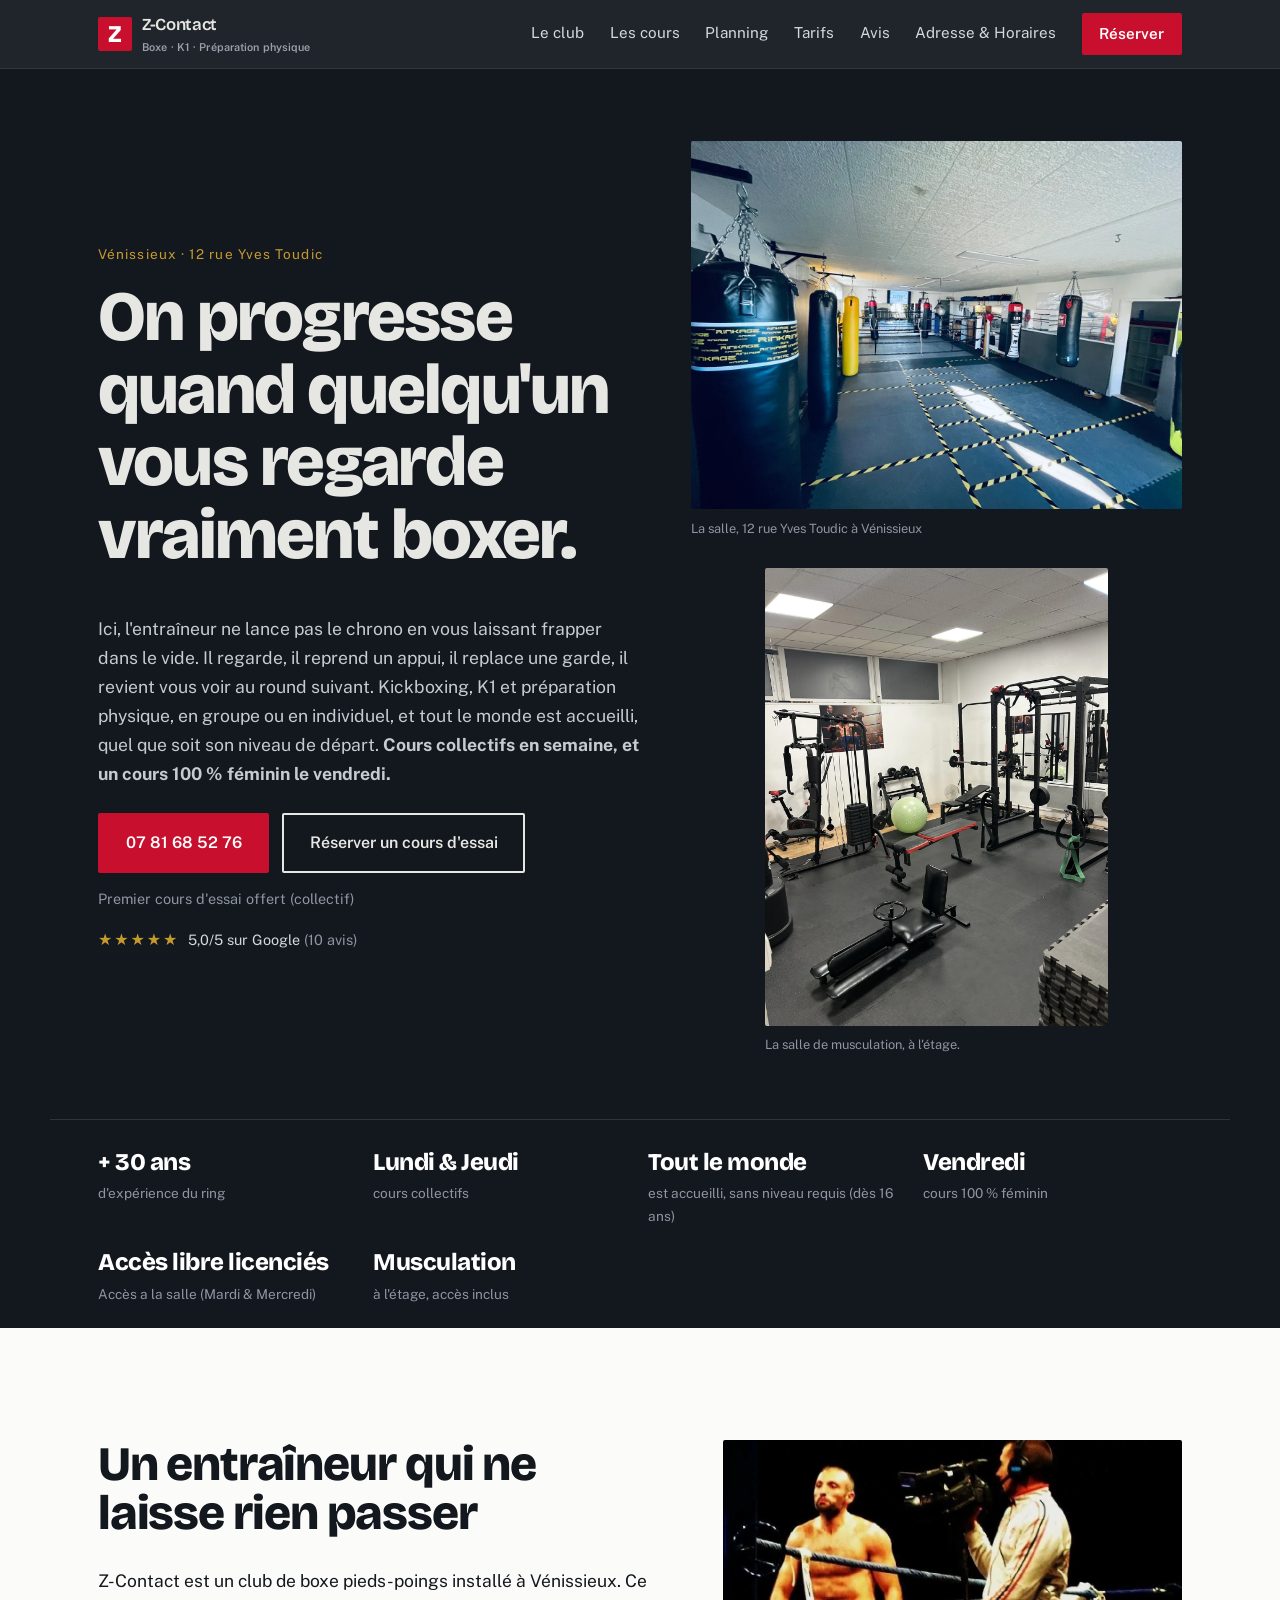
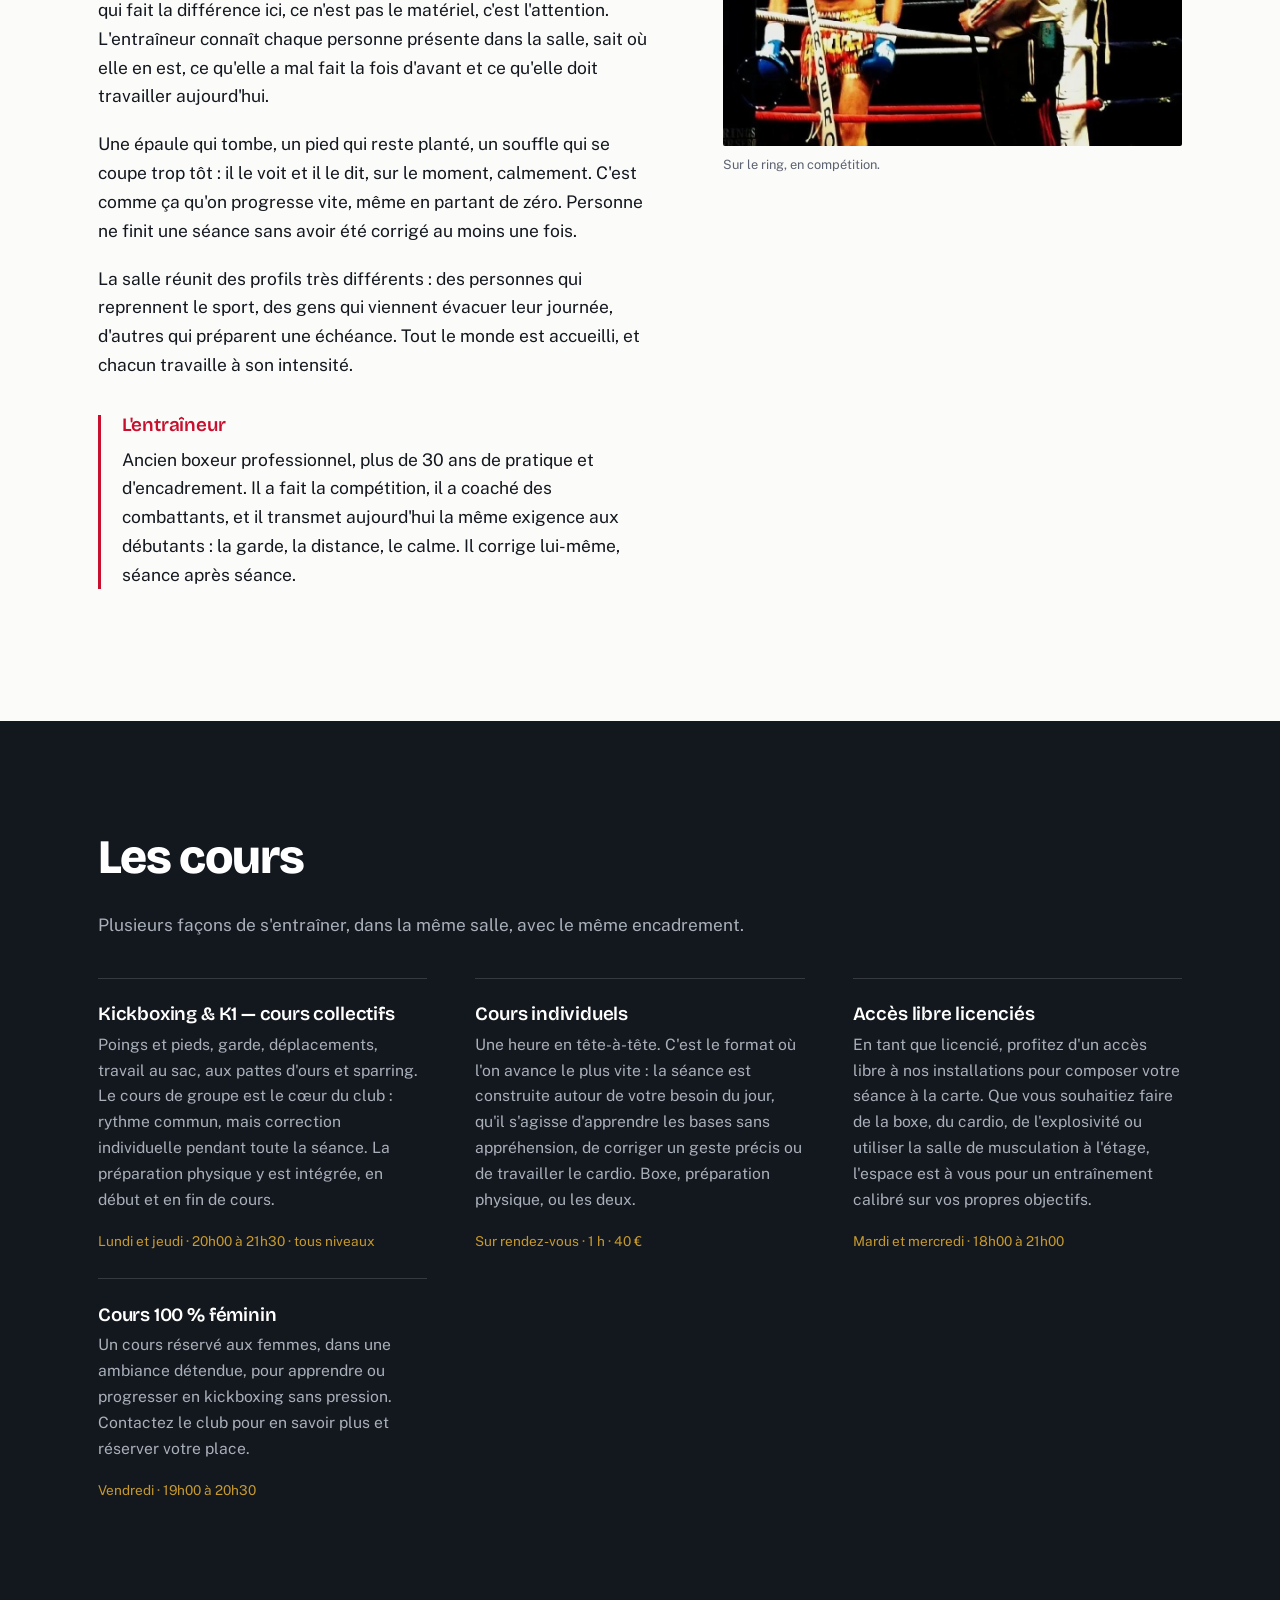
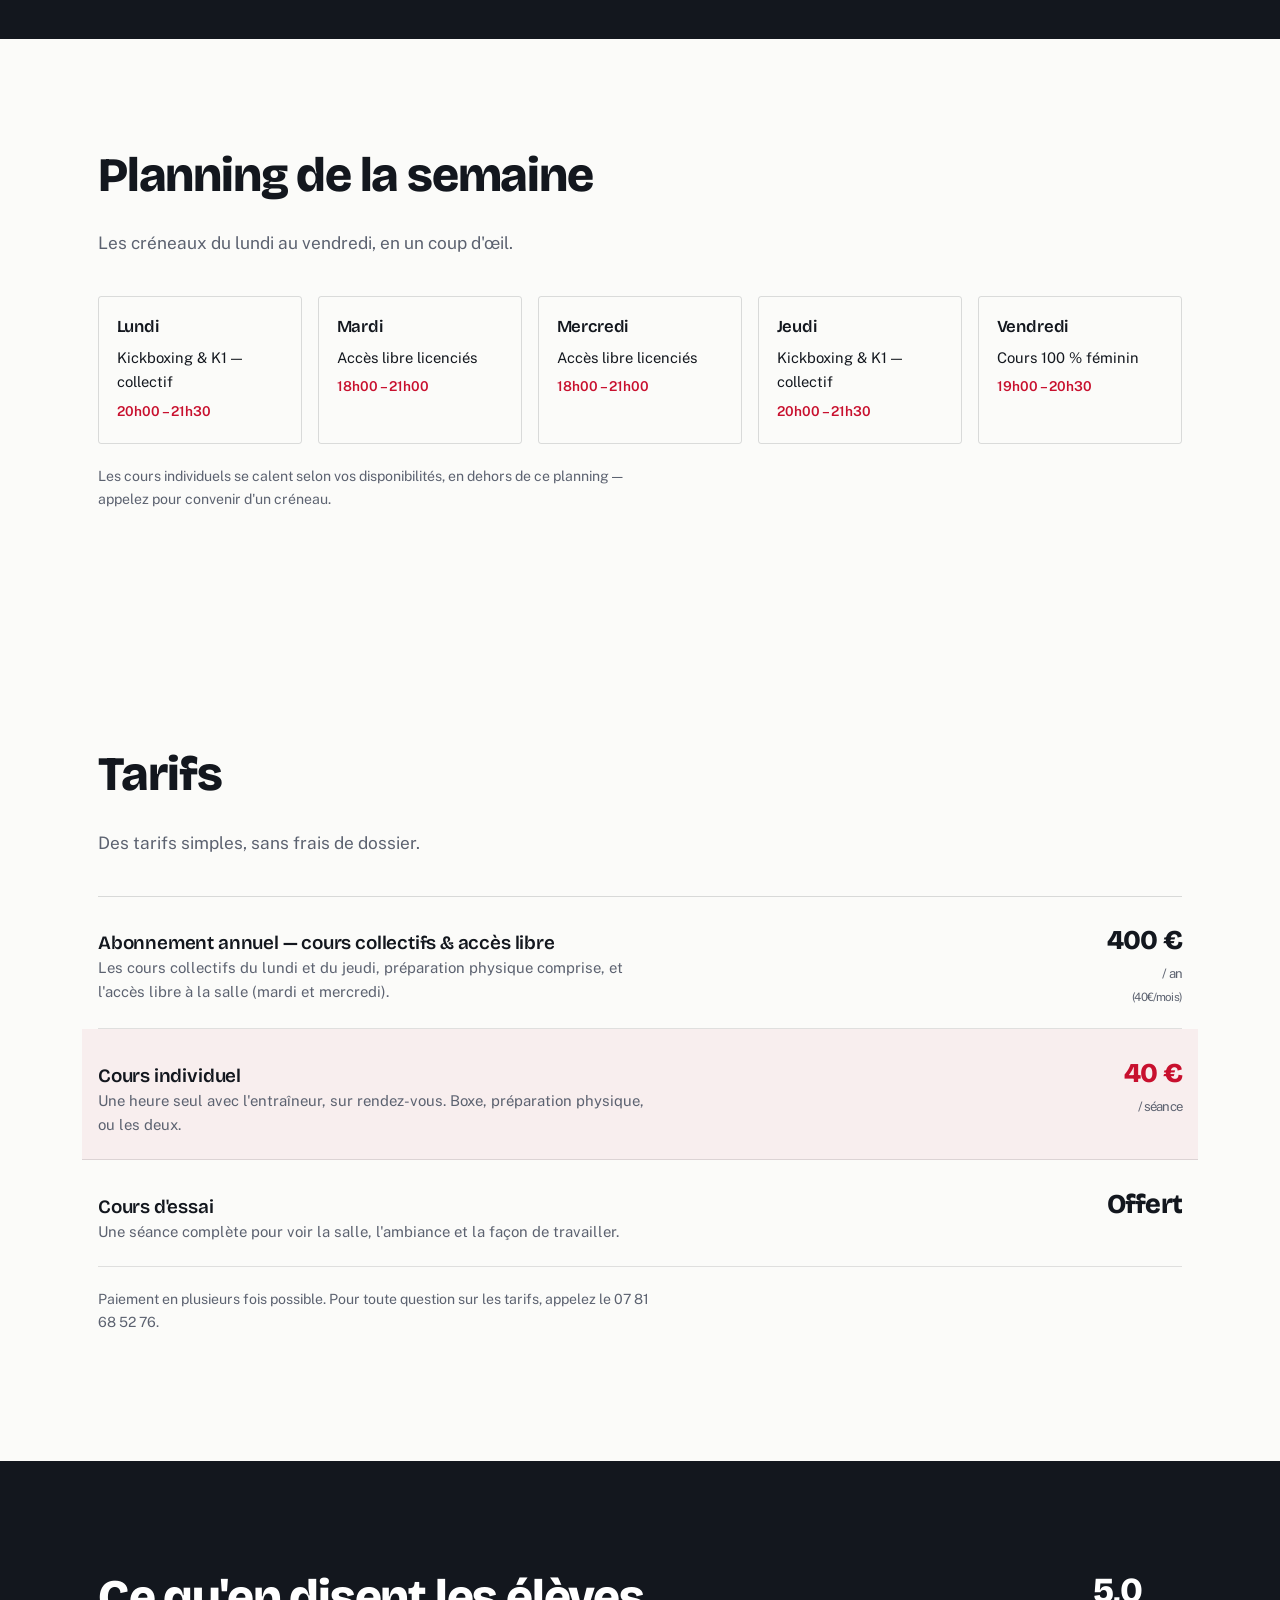
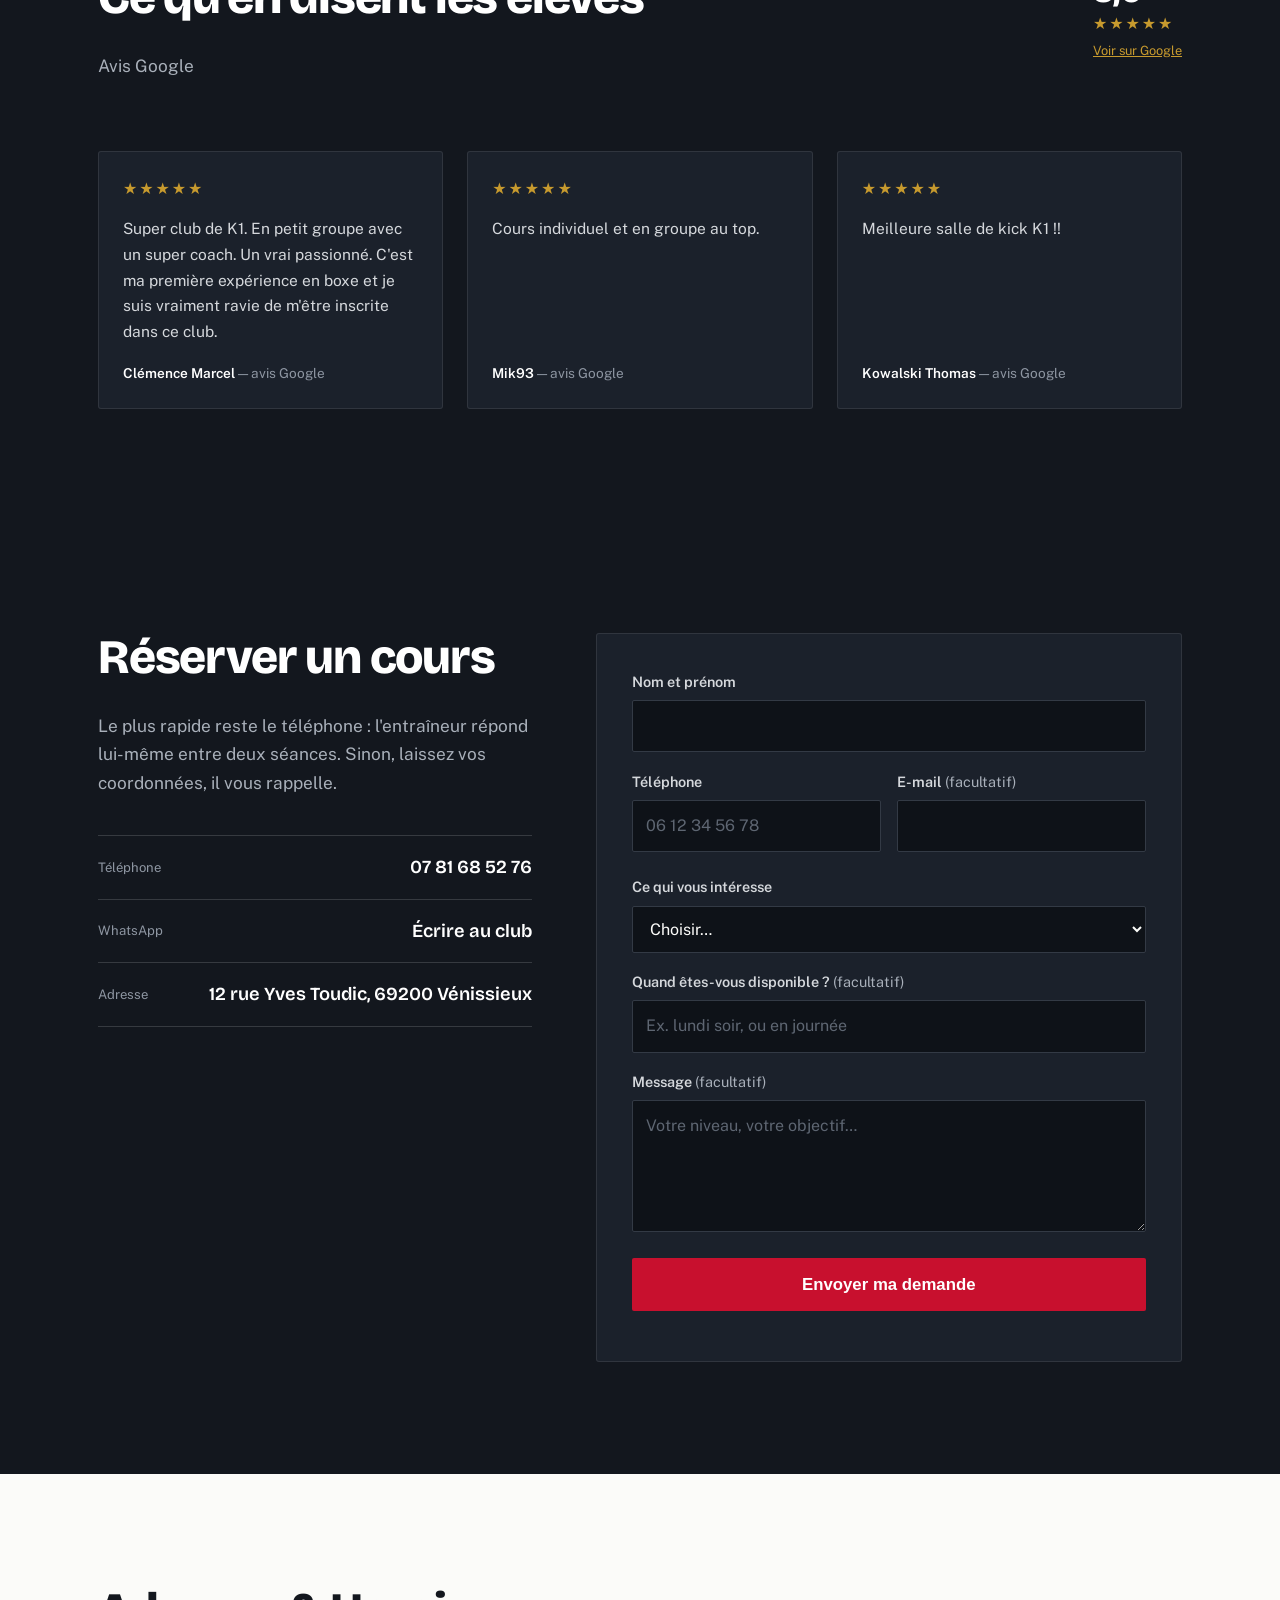
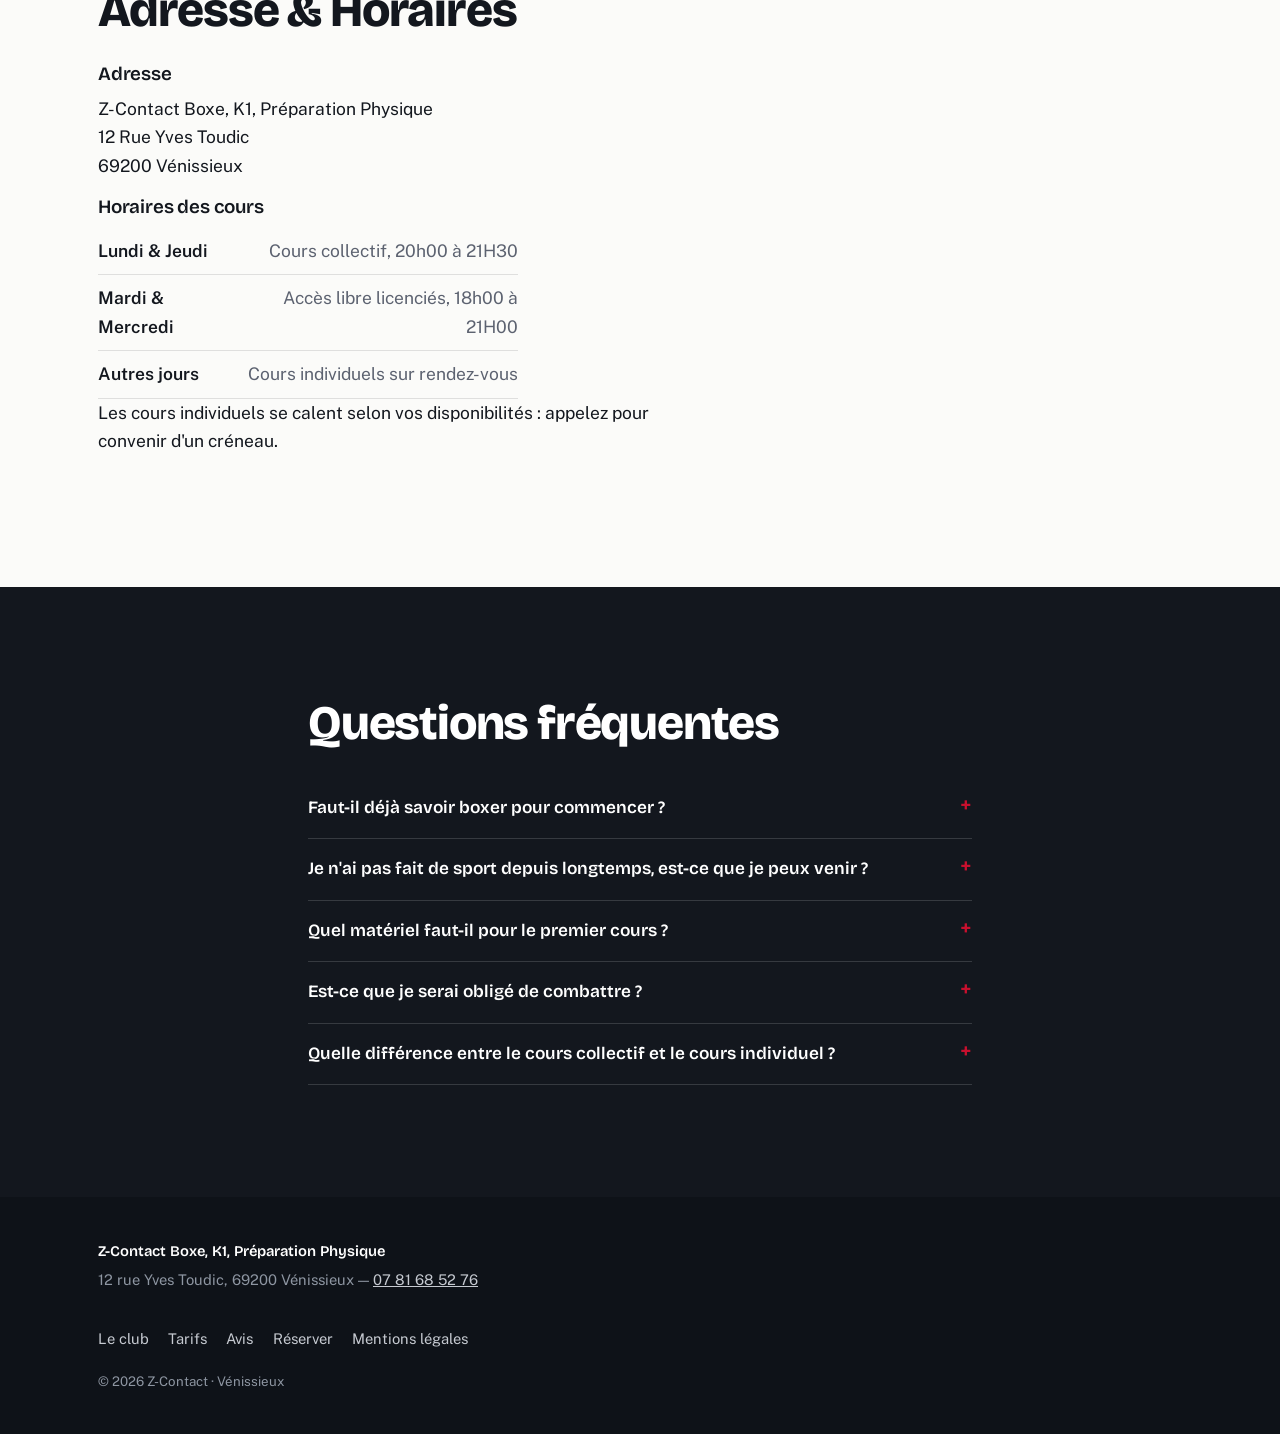
<file: index.html>
<!DOCTYPE html>
<html lang="fr">
<head>
<meta charset="utf-8">
<meta name="viewport" content="width=device-width, initial-scale=1">

<title>Z-Contact Boxe — Kickboxing, K1 et préparation physique à Vénissieux</title>
<meta name="description" content="Club de kickboxing et K1 à Vénissieux, 12 rue Yves Toudic. Cours collectifs le lundi et le jeudi, cours individuels, préparation physique et salle de musculation. Entraîneur ancien boxeur professionnel, + 30 ans d'expérience.">
<link rel="canonical" href="https://z-contact-boxe-site.vercel.app/">
<meta name="robots" content="index, follow, max-image-preview:large">
<meta name="theme-color" content="#13171E">

<meta property="og:type" content="website">
<meta property="og:locale" content="fr_FR">
<meta property="og:site_name" content="Z-Contact Boxe, K1, Préparation Physique">
<meta property="og:title" content="Z-Contact Boxe — Kickboxing, K1 et préparation physique à Vénissieux">
<meta property="og:description" content="Cours collectifs lundi et jeudi, cours individuels et préparation physique à Vénissieux. Entraîneur ancien boxeur professionnel. Premier cours d'essai offert  (collectif).">
<meta property="og:url" content="https://z-contact-boxe-site.vercel.app/">
<meta property="og:image" content="https://z-contact-boxe-site.vercel.app/images/og-zcontact.jpg">
<meta name="twitter:card" content="summary_large_image">

<link rel="icon" href="images/favicon.ico" sizes="any">
<link rel="apple-touch-icon" href="images/apple-touch-icon.png">
<link rel="manifest" href="site.webmanifest">
<meta name="apple-mobile-web-app-title" content="Z-Contact">
<meta name="apple-mobile-web-app-capable" content="yes">

<link rel="preconnect" href="https://fonts.googleapis.com">
<link rel="preconnect" href="https://fonts.gstatic.com" crossorigin>
<link href="https://fonts.googleapis.com/css2?family=Bricolage+Grotesque:opsz,wght@12..96,600;12..96,800&family=Public+Sans:ital,wght@0,400;0,600;1,400&display=swap" rel="stylesheet">
<link rel="stylesheet" href="css/style.css">

<!-- Données structurées : ce que Google lit pour la fiche établissement -->
<script type="application/ld+json">
{
  "@context": "https://schema.org",
  "@type": "SportsActivityLocation",
  "@id": "https://z-contact-boxe-site.vercel.app/#club",
  "name": "Z-Contact Boxe, K1, Préparation Physique",
  "description": "Club de kickboxing et K1 à Vénissieux. Cours collectifs, cours individuels et préparation physique, encadrés par un ancien boxeur professionnel. Salle de musculation à l'étage.",
  "url": "https://z-contact-boxe-site.vercel.app/",
  "telephone": "+33781685276",
  "image": "https://z-contact-boxe-site.vercel.app/images/salle-01.jpg",
  "priceRange": "€",
  "currenciesAccepted": "EUR",
  "address": {
    "@type": "PostalAddress",
    "streetAddress": "12 rue Yves Toudic",
    "addressLocality": "Vénissieux",
    "postalCode": "69200",
    "addressRegion": "Auvergne-Rhône-Alpes",
    "addressCountry": "FR"
  },
  "geo": {
    "@type": "GeoCoordinates",
    "latitude": 45.6975,
    "longitude": 4.8853
  },
  "areaServed": [
    { "@type": "City", "name": "Vénissieux" },
    { "@type": "City", "name": "Lyon" },
    { "@type": "City", "name": "Saint-Fons" },
    { "@type": "City", "name": "Bron" },
    { "@type": "City", "name": "Corbas" }
  ],
  "openingHoursSpecification": [
    { "@type": "OpeningHoursSpecification", "dayOfWeek": ["Monday","Thursday"], "opens": "20:00", "closes": "21:30" },
    { "@type": "OpeningHoursSpecification", "dayOfWeek": ["Tuesday","Wednesday"], "opens": "18:00", "closes": "21:00" },
    { "@type": "OpeningHoursSpecification", "dayOfWeek": ["Friday"], "opens": "19:00", "closes": "20:30" }
  ],
  "hasOfferCatalog": {
    "@type": "OfferCatalog",
    "name": "Cours et tarifs",
    "itemListElement": [
      { "@type": "Offer", "name": "Cours collectifs — abonnement annuel", "price": "400", "priceCurrency": "EUR" },
      { "@type": "Offer", "name": "Cours individuel", "price": "40", "priceCurrency": "EUR" }
    ]
  },
  "aggregateRating": {
    "@type": "AggregateRating",
    "ratingValue": "5.0",
    "bestRating": "5",
    "reviewCount": "10"
  },
  "review": [
    {
      "@type": "Review",
      "author": { "@type": "Person", "name": "Clémence Marcel" },
      "reviewRating": { "@type": "Rating", "ratingValue": "5", "bestRating": "5" },
      "reviewBody": "Super club de K1. En petit groupe avec un super coach. Un vrai passionné. C'est ma première expérience en boxe et je suis vraiment ravie de m'être inscrite dans ce club."
    },
    {
      "@type": "Review",
      "author": { "@type": "Person", "name": "Mik93" },
      "reviewRating": { "@type": "Rating", "ratingValue": "5", "bestRating": "5" },
      "reviewBody": "Cours individuel et en groupe au top."
    },
    {
      "@type": "Review",
      "author": { "@type": "Person", "name": "Kowalski Thomas" },
      "reviewRating": { "@type": "Rating", "ratingValue": "5", "bestRating": "5" },
      "reviewBody": "Meilleure salle de kick K1 !!"
    }
  ]
}
</script>

<script type="application/ld+json">
{
  "@context": "https://schema.org",
  "@type": "FAQPage",
  "mainEntity": [
    {
      "@type": "Question",
      "name": "Faut-il déjà savoir boxer pour commencer ?",
      "acceptedAnswer": { "@type": "Answer", "text": "Non. Beaucoup arrivent sans aucune expérience. L'entraîneur reprend la garde, la position des pieds et la respiration depuis le début, et vous corrige pendant toute la séance." }
    },
    {
      "@type": "Question",
      "name": "Je n'ai pas fait de sport depuis longtemps, est-ce que je peux venir ?",
      "acceptedAnswer": { "@type": "Answer", "text": "Oui. Le club accueille tout le monde, quels que soient le niveau, la condition physique ou l'expérience. L'intensité s'adapte à chacun pendant la séance." }
    },
    {
      "@type": "Question",
      "name": "Quel matériel faut-il pour le premier cours ?",
      "acceptedAnswer": { "@type": "Answer", "text": "Une tenue de sport, une bouteille d'eau et une serviette. Les gants sont prêtés pour la séance d'essai." }
    },
    {
      "@type": "Question",
      "name": "Est-ce que je serai obligé de combattre ?",
      "acceptedAnswer": { "@type": "Answer", "text": "Non. L'opposition est proposée, jamais imposée. Beaucoup s'entraînent uniquement pour la technique et la condition physique." }
    }
  ]
}
</script>
</head>

<body>
<a class="skip" href="#contenu">Aller au contenu</a>

<header class="topbar" id="haut">
  <div class="wrap topbar__in">
    <a class="mark" href="#haut" aria-label="Z-Contact Boxe, accueil">
      <span class="mark__z">Z</span>
      <span class="mark__txt">Z-Contact<em>Boxe · K1 · Préparation physique</em></span>
    </a>

    <button class="burger" id="burger" type="button" aria-expanded="false" aria-controls="nav">
      <span></span><span></span><span></span>
      <span class="sr">Ouvrir le menu</span>
    </button>

    <nav class="nav" id="nav" aria-label="Navigation principale">
      <a href="#club">Le club</a>
      <a href="#cours">Les cours</a>
      <a href="#planning">Planning</a>
      <a href="#tarifs">Tarifs</a>
      <a href="#avis">Avis</a>
      <a href="#infos">Adresse &amp; Horaires</a>
      <a class="nav__cta" href="#reserver">Réserver</a>
    </nav>
  </div>
</header>

<main id="contenu">

  <!-- ================= HERO ================= -->
  <section class="hero">
    <div class="wrap hero__in">
      <div class="hero__txt">
        <p class="hero__kicker">Vénissieux · 12 rue Yves Toudic</p>
        <h1>On progresse quand quelqu'un vous regarde vraiment boxer.</h1>
        <p class="hero__lede">
          Ici, l'entraîneur ne lance pas le chrono en vous laissant frapper dans le vide. Il regarde,
          il reprend un appui, il replace une garde, il revient vous voir au round suivant. Kickboxing,
          K1 et préparation physique, en groupe ou en individuel, et tout le monde est accueilli,
          quel que soit son niveau de départ. <strong>Cours collectifs en semaine, et un cours 100&nbsp;%
          féminin le vendredi.</strong>
        </p>
        <div class="actions">
          <a class="btn btn--fill" href="tel:+33781685276">07 81 68 52 76</a>
          <a class="btn btn--line" href="#reserver">Réserver un cours d'essai</a>
        </div>
        <p class="hero__note">Premier cours d'essai offert (collectif)</p>
        <a class="hero-avis" href="https://www.google.com/maps/search/?api=1&amp;query=Z-Contact+Boxe+K1+Pr%C3%A9paration+Physique+12+rue+Yves+Toudic+V%C3%A9nissieux" target="_blank" rel="noopener">
          <span class="etoiles" aria-hidden="true">★★★★★</span>
          <span>5,0/5 sur Google <em>(10 avis)</em></span>
        </a>
      </div>

      <div class="photo-stack">
        <figure class="hero__img">
          <picture>
            <source srcset="images/salle-01.webp" type="image/webp">
            <img src="images/salle-01.jpg"
                 alt="La salle Z-Contact à Vénissieux : sacs de frappe, tatamis et ring"
                 width="1360" height="1020" fetchpriority="high">
          </picture>
          <figcaption>La salle, 12 rue Yves Toudic à Vénissieux</figcaption>
        </figure>

        <figure class="hero__img hero__img--vertical">
          <picture>
            <source srcset="images/musculation.webp" type="image/webp">
            <img src="images/musculation.jpg"
                 alt="La salle de musculation de Z-Contact, à l'étage"
                 width="1200" height="1600" loading="lazy">
          </picture>
          <figcaption>La salle de musculation, à l'étage.</figcaption>
        </figure>
      </div>
    </div>

    <ul class="bandeau">
      <li><strong>+ 30 ans</strong><span>d'expérience du ring</span></li>
      <li><strong>Lundi &amp; Jeudi</strong><span>cours collectifs</span></li>
      <li><strong>Tout le monde</strong><span>est accueilli, sans niveau requis (dès 16 ans)</span></li>
      <li><strong>Vendredi</strong><span>cours 100&nbsp;% féminin</span></li>
      <li><strong>Accès libre licenciés</strong><span>Accès a la salle (Mardi &amp; Mercredi)</span></li>
      <li><strong>Musculation</strong><span>à l'étage, accès inclus</span></li>
    </ul>
  </section>

  <!-- ================= LE CLUB ================= -->
  <section class="sec sec--clair" id="club">
    <div class="wrap grid-2">
      <div>
        <h2>Un entraîneur qui ne laisse rien passer</h2>
        <p>
          Z-Contact est un club de boxe pieds-poings installé à Vénissieux. Ce qui fait la différence
          ici, ce n'est pas le matériel, c'est l'attention. L'entraîneur connaît chaque personne
          présente dans la salle, sait où elle en est, ce qu'elle a mal fait la fois d'avant et ce
          qu'elle doit travailler aujourd'hui.
        </p>
        <p>
          Une épaule qui tombe, un pied qui reste planté, un souffle qui se coupe trop tôt : il le
          voit et il le dit, sur le moment, calmement. C'est comme ça qu'on progresse vite, même en
          partant de zéro. Personne ne finit une séance sans avoir été corrigé au moins une fois.
        </p>
        <p>
          La salle réunit des profils très différents : des personnes qui reprennent le sport, des
          gens qui viennent évacuer leur journée, d'autres qui préparent une échéance. Tout le monde
          est accueilli, et chacun travaille à son intensité.
        </p>

        <div class="coach">
          <h3>L'entraîneur</h3>
          <p>
            Ancien boxeur professionnel, plus de 30 ans de pratique et d'encadrement. Il a fait la
            compétition, il a coaché des combattants, et il transmet aujourd'hui la même exigence
            aux débutants : la garde, la distance, le calme. Il corrige lui-même, séance après séance.
          </p>
        </div>
      </div>

      <figure class="portrait">
        <picture>
          <source srcset="images/coach.webp" type="image/webp">
          <img src="images/coach.jpg"
               alt="L'entraîneur de Z-Contact sur le ring lors d'un combat professionnel"
               width="1099" height="689" loading="lazy">
        </picture>
        <figcaption>Sur le ring, en compétition.</figcaption>
      </figure>
    </div>
  </section>

  <!-- ================= LES COURS ================= -->
  <section class="sec sec--sombre" id="cours">
    <div class="wrap">
      <h2>Les cours</h2>
      <p class="sec__lede">Plusieurs façons de s'entraîner, dans la même salle, avec le même encadrement.</p>

      <div class="cours">
        <article>
          <h3>Kickboxing &amp; K1 — cours collectifs</h3>
          <p>
            Poings et pieds, garde, déplacements, travail au sac, aux pattes d'ours et sparring. Le cours de
            groupe est le cœur du club : rythme commun, mais correction individuelle pendant toute
            la séance. La préparation physique y est intégrée, en début et en fin de cours.
          </p>
          <p class="cours__meta">Lundi et jeudi · 20h00 à 21h30 · tous niveaux</p>
        </article>
        <article>
          <h3>Cours individuels</h3>
          <p>
            Une heure en tête-à-tête. C'est le format où l'on avance le plus vite : la séance est
            construite autour de votre besoin du jour, qu'il s'agisse d'apprendre les bases sans
            appréhension, de corriger un geste précis ou de travailler le cardio. Boxe, préparation physique, ou les deux.
          </p>
          <p class="cours__meta">Sur rendez-vous · 1 h · 40 €</p>
        </article>
        <article>
          <h3>Accès libre licenciés </h3>
          <p>
           En tant que licencié, profitez d'un accès libre à nos installations pour composer votre séance à la carte. 
           Que vous souhaitiez faire de la boxe, du cardio, de l'explosivité ou utiliser la salle de musculation à l'étage, l'espace est à vous pour un entraînement calibré sur vos propres objectifs.
          </p>
          <p class="cours__meta">Mardi et mercredi · 18h00 à 21h00 </p>
        </article>
        <article>
          <h3>Cours 100&nbsp;% féminin</h3>
          <p>
            Un cours réservé aux femmes, dans une ambiance détendue, pour apprendre ou progresser en
            kickboxing sans pression. Contactez le club pour en savoir plus et réserver votre place.
          </p>
          <p class="cours__meta">Vendredi · 19h00 à 20h30</p>
        </article>
      </div>
    </div>
  </section>

  <!-- ================= PLANNING ================= -->
  <section class="sec sec--clair" id="planning">
    <div class="wrap">
      <h2>Planning de la semaine</h2>
      <p class="sec__lede">Les créneaux du lundi au vendredi, en un coup d'œil.</p>

      <div class="planning">
        <div class="planning__jour">
          <h3>Lundi</h3>
          <p class="planning__cours">Kickboxing &amp; K1 — collectif</p>
          <p class="planning__heure">20h00 – 21h30</p>
        </div>
        <div class="planning__jour">
          <h3>Mardi</h3>
          <p class="planning__cours">Accès libre licenciés</p>
          <p class="planning__heure">18h00 – 21h00</p>
        </div>
        <div class="planning__jour">
          <h3>Mercredi</h3>
          <p class="planning__cours">Accès libre licenciés</p>
          <p class="planning__heure">18h00 – 21h00</p>
        </div>
        <div class="planning__jour">
          <h3>Jeudi</h3>
          <p class="planning__cours">Kickboxing &amp; K1 — collectif</p>
          <p class="planning__heure">20h00 – 21h30</p>
        </div>
        <div class="planning__jour">
          <h3>Vendredi</h3>
          <p class="planning__cours">Cours 100&nbsp;% féminin</p>
          <p class="planning__heure">19h00 – 20h30</p>
        </div>
      </div>
      <p class="tarifs__note">Les cours individuels se calent selon vos disponibilités, en dehors de ce planning — appelez pour convenir d'un créneau.</p>
    </div>
  </section>

  <!-- ================= TARIFS ================= -->
  <section class="sec sec--clair" id="tarifs">
    <div class="wrap">
      <h2>Tarifs</h2>
      <p class="sec__lede">Des tarifs simples, sans frais de dossier.</p>

      <div class="tarifs">
        <div class="ligne">
          <div class="ligne__nom">
            <h3>Abonnement annuel — cours collectifs &amp; accès libre</h3>
            <p>Les cours collectifs du lundi et du jeudi, préparation physique comprise, et l'accès libre à la salle (mardi et mercredi).</p>
          </div>
          <p class="ligne__prix">400 €<span>/ an</span><span class="ligne__mensuel">(40€/mois)</span></p>
        </div>
        <div class="ligne ligne--phare">
          <div class="ligne__nom">
            <h3>Cours individuel</h3>
            <p>Une heure seul avec l'entraîneur, sur rendez-vous. Boxe, préparation physique, ou les deux.</p>
          </div>
          <p class="ligne__prix">40 €<span>/ séance</span></p>
        </div>
        <div class="ligne">
          <div class="ligne__nom">
            <h3>Cours d'essai</h3>
            <p>Une séance complète pour voir la salle, l'ambiance et la façon de travailler.</p>
          </div>
          <p class="ligne__prix">Offert</p>
        </div>
      </div>
      <p class="tarifs__note">Paiement en plusieurs fois possible. Pour toute question sur les tarifs, appelez le 07 81 68 52 76.</p>
    </div>
  </section>

  <!-- ================= AVIS ================= -->
  <section class="sec sec--sombre" id="avis">
    <div class="wrap">
      <div class="avis-entete">
        <div>
          <h2>Ce qu'en disent les élèves</h2>
          <p class="sec__lede">Avis Google</p>
        </div>
        <a class="avis-note" href="https://www.google.com/maps/search/?api=1&amp;query=Z-Contact+Boxe+K1+Pr%C3%A9paration+Physique+12+rue+Yves+Toudic+V%C3%A9nissieux" target="_blank" rel="noopener">
          <span class="avis-note__chiffre">5,0</span>
          <span class="etoiles" aria-hidden="true">★★★★★</span>
          <span class="avis-note__lien">Voir sur Google</span>
        </a>
      </div>

      <div class="avis">
        <article>
          <span class="etoiles" role="img" aria-label="Note de 5 sur 5 étoiles">★★★★★</span>
          <blockquote>Super club de K1. En petit groupe avec un super coach. Un vrai passionné. C'est ma première expérience en boxe et je suis vraiment ravie de m'être inscrite dans ce club.</blockquote>
          <footer><strong>Clémence Marcel</strong> — avis Google</footer>
        </article>
        <article>
          <span class="etoiles" role="img" aria-label="Note de 5 sur 5 étoiles">★★★★★</span>
          <blockquote>Cours individuel et en groupe au top.</blockquote>
          <footer><strong>Mik93</strong> — avis Google</footer>
        </article>
        <article>
          <span class="etoiles" role="img" aria-label="Note de 5 sur 5 étoiles">★★★★★</span>
          <blockquote>Meilleure salle de kick K1 !!</blockquote>
          <footer><strong>Kowalski Thomas</strong> — avis Google</footer>
        </article>
      </div>
    </div>
  </section>

  <!-- ================= RÉSERVATION ================= -->
  <section class="sec sec--sombre" id="reserver">
    <div class="wrap grid-2 grid-2--form">
      <div>
        <h2>Réserver un cours</h2>
        <p class="sec__lede">
          Le plus rapide reste le téléphone : l'entraîneur répond lui-même entre deux séances.
          Sinon, laissez vos coordonnées, il vous rappelle.
        </p>

        <div class="direct">
          <a class="direct__row" href="tel:+33781685276">
            <span class="direct__lbl">Téléphone</span>
            <span class="direct__val">07 81 68 52 76</span>
          </a>
          <a class="direct__row" href="https://wa.me/33781685276?text=Bonjour%2C%20je%20souhaite%20r%C3%A9server%20un%20cours%20chez%20Z-Contact." target="_blank" rel="noopener">
            <span class="direct__lbl">WhatsApp</span>
            <span class="direct__val">Écrire au club</span>
          </a>
          <a class="direct__row" href="https://maps.google.com/?q=12+rue+Yves+Toudic+69200+Vénissieux" target="_blank" rel="noopener">
            <span class="direct__lbl">Adresse</span>
            <span class="direct__val">12 rue Yves Toudic, 69200 Vénissieux</span>
          </a>
        </div>
      </div>

      <form class="form" id="form-reservation"
            action="https://formsubmit.co/z.contact.boxing@gmail.com" method="POST" novalidate>
        <input type="hidden" name="_subject" value="Nouvelle demande de cours — site Z-Contact">
        <input type="hidden" name="_captcha" value="false">
        <input type="hidden" name="_template" value="table">
        <input type="text" name="_honey" class="honey" tabindex="-1" autocomplete="off" aria-hidden="true">

        <div class="champ">
          <label for="nom">Nom et prénom</label>
          <input id="nom" name="nom" type="text" autocomplete="name" required>
          <p class="err" data-err-for="nom"></p>
        </div>

        <div class="champ-duo">
          <div class="champ">
            <label for="tel">Téléphone</label>
            <input id="tel" name="telephone" type="tel" inputmode="tel" autocomplete="tel"
                   placeholder="06 12 34 56 78" required>
            <p class="err" data-err-for="tel"></p>
          </div>
          <div class="champ">
            <label for="email">E-mail <span class="opt">(facultatif)</span></label>
            <input id="email" name="email" type="email" autocomplete="email">
            <p class="err" data-err-for="email"></p>
          </div>
        </div>

        <div class="champ">
          <label for="champ-cours">Ce qui vous intéresse</label>
          <select id="champ-cours" name="cours" required>
            <option value="">Choisir…</option>
            <option>Cours d'essai gratuit</option>
            <option>Cours collectif — kickboxing / K1</option>
            <option>Cours individuel/Préparation physique</option>
            <option>Autre question</option>
          </select>
          <p class="err" data-err-for="cours"></p>
        </div>

        <div class="champ">
          <label for="creneau">Quand êtes-vous disponible ? <span class="opt">(facultatif)</span></label>
          <input id="creneau" name="creneau" type="text" placeholder="Ex. lundi soir, ou en journée">
        </div>

        <div class="champ">
          <label for="message">Message <span class="opt">(facultatif)</span></label>
          <textarea id="message" name="message" rows="4" placeholder="Votre niveau, votre objectif…"></textarea>
        </div>

        <button class="btn btn--fill btn--full" type="submit">Envoyer ma demande</button>
        <p class="form__statut" id="form-statut" role="status" aria-live="polite"></p>
      </form>
    </div>
  </section>

  <!-- ================= INFOS PRATIQUES ================= -->
  <section class="sec sec--clair" id="infos">
    <div class="wrap grid-2">
      <div>
        <h2>Adresse &amp; Horaires</h2>

        <h3>Adresse</h3>
        <address>
          Z-Contact Boxe, K1, Préparation Physique<br>
          12 Rue Yves Toudic<br>
          69200 Vénissieux
        </address>

        <h3>Horaires des cours</h3>
        <table class="horaires">
          <caption class="sr">Horaires des cours par jour</caption>
          <tbody>
            <tr><th scope="row">Lundi &amp; Jeudi</th><td>Cours collectif, 20h00 à 21H30</td></tr>
            <tr><th scope="row">Mardi &amp; Mercredi</th><td>Accès libre licenciés, 18h00 à 21H00</td></tr>
            <tr><th scope="row">Autres jours</th><td>Cours individuels sur rendez-vous</td></tr>
          </tbody>
        </table>
        <p>Les cours individuels se calent selon vos disponibilités : appelez pour convenir d'un créneau.</p>
      </div>

      <div class="carte">
        <iframe title="Localisation du club Z-Contact, 12 rue Yves Toudic à Vénissieux"
                src="https://www.google.com/maps?q=12+rue+Yves+Toudic+69200+V%C3%A9nissieux&output=embed"
                width="600" height="450" loading="lazy"
                referrerpolicy="no-referrer-when-downgrade"></iframe>
      </div>
    </div>
  </section>

  <!-- ================= FAQ ================= -->
  <section class="sec sec--sombre" id="faq">
    <div class="wrap wrap--etroit">
      <h2>Questions fréquentes</h2>
      <details>
        <summary>Faut-il déjà savoir boxer pour commencer ?</summary>
        <p>Non. Beaucoup arrivent sans aucune expérience. L'entraîneur reprend la garde, la position des pieds et la respiration depuis le début, et vous corrige pendant toute la séance.</p>
      </details>
      <details>
        <summary>Je n'ai pas fait de sport depuis longtemps, est-ce que je peux venir ?</summary>
        <p>Oui. Tout le monde est accueilli, quels que soient le niveau, la condition physique ou l'expérience. L'intensité s'adapte à chacun, et personne ne vous demandera de suivre un rythme qui n'est pas le vôtre.</p>
      </details>
      <details>
        <summary>Quel matériel faut-il pour le premier cours ?</summary>
        <p>Une tenue de sport, une bouteille d'eau est conseillée. Les gants et protège-tibias sont prêtés pour la séance d'essai. Ensuite, gants, protège-tibias et protège-dents personnels sont obligatoires.</p>
      </details>
      <details>
        <summary>Est-ce que je serai obligé de combattre ?</summary>
        <p>Non. L'opposition est proposée, jamais imposée. Beaucoup s'entraînent uniquement pour la technique et la condition physique.</p>
      </details>
      <details>
        <summary>Quelle différence entre le cours collectif et le cours individuel ?</summary>
        <p>En collectif, vous suivez la trame du cours avec le groupe, tout en étant corrigé individuellement. En individuel, la séance est construite entièrement autour de votre besoin : c'est là que la préparation physique peut être calibrée précisément sur vos objectifs.</p>
      </details>
    </div>
  </section>
</main>

<footer class="pied">
  <div class="wrap pied__in">
    <div>
      <p class="pied__nom">Z-Contact Boxe, K1, Préparation Physique</p>
      <address>12 rue Yves Toudic, 69200 Vénissieux — <a href="tel:+33781685276">07 81 68 52 76</a></address>
    </div>
    <nav aria-label="Liens de bas de page">
      <a href="#club">Le club</a>
      <a href="#tarifs">Tarifs</a>
      <a href="#avis">Avis</a>
      <a href="#reserver">Réserver</a>
      <a href="mentions-legales.html">Mentions légales</a>
    </nav>
    <p class="pied__copy">© <span id="annee">2026</span> Z-Contact · Vénissieux</p>
  </div>
</footer>

<div class="barre-mobile">
  <a class="btn btn--fill" href="tel:+33781685276">Appeler</a>
  <a class="btn btn--line" href="#reserver">Réserver</a>
</div>

<script src="js/main.js" defer></script>
</body>
</html>
</file>
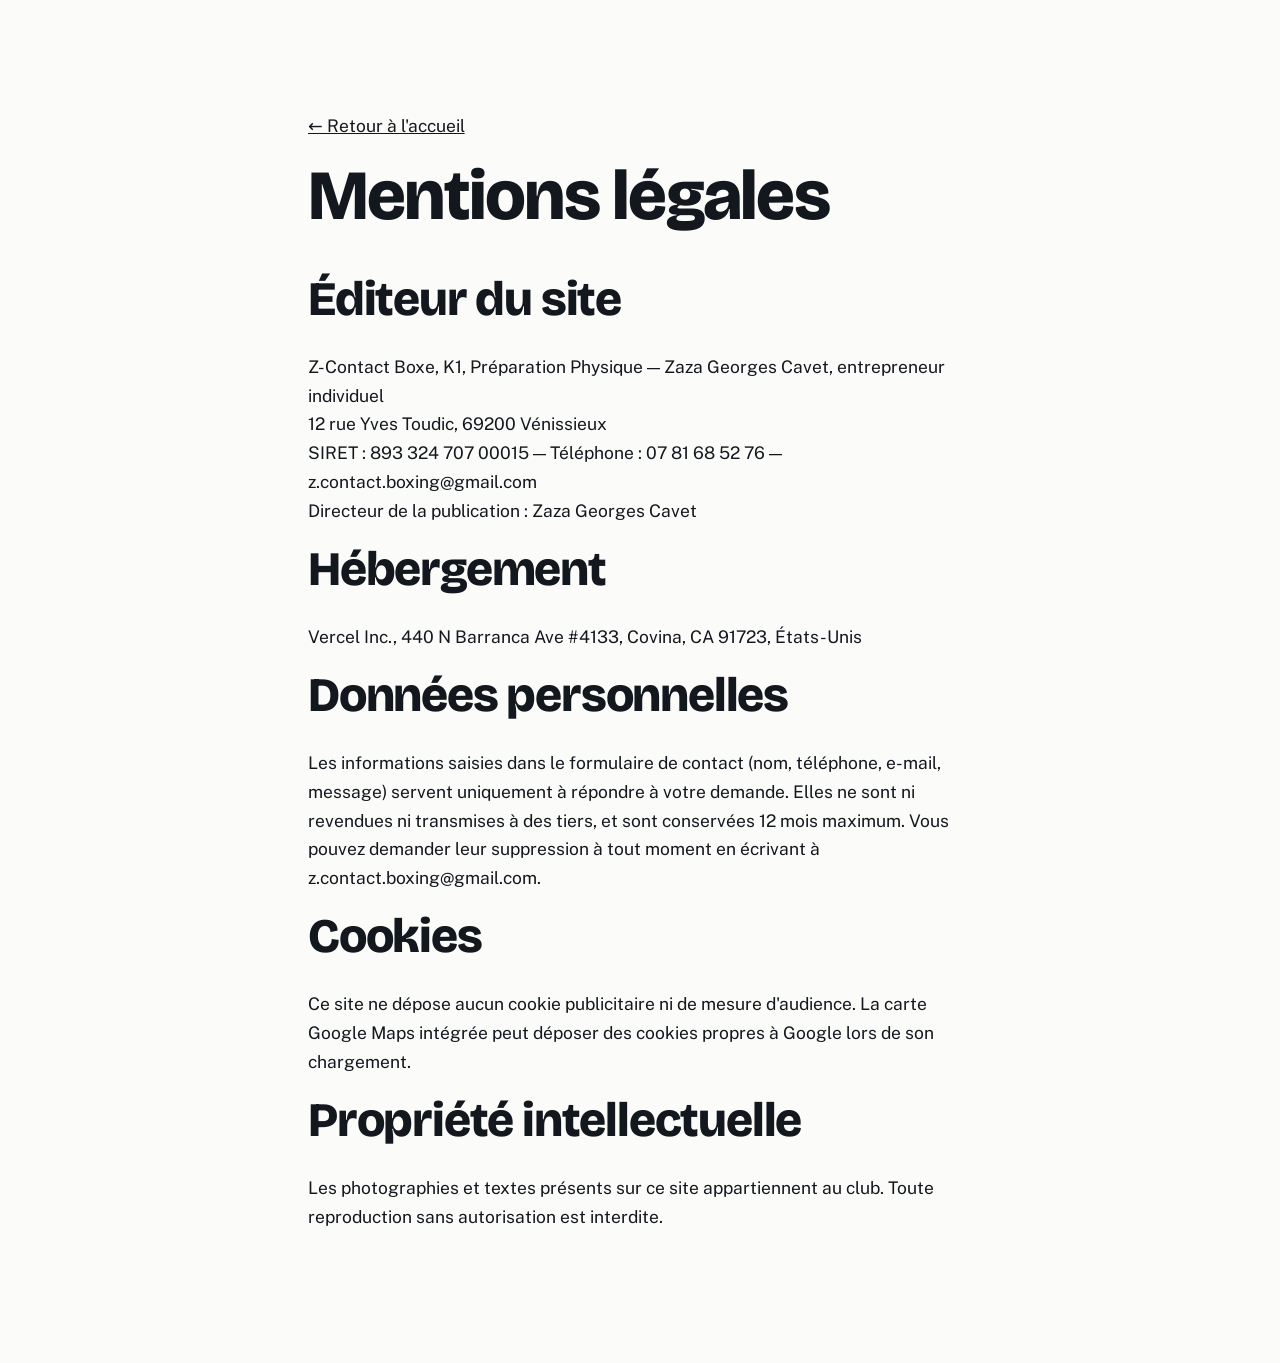
<file: mentions-legales.html>
<!DOCTYPE html>
<html lang="fr">
<head>
<meta charset="utf-8">
<meta name="viewport" content="width=device-width, initial-scale=1">
<title>Mentions légales — Z-Contact Boxe, Vénissieux</title>
<meta name="description" content="Mentions légales du site du club Z-Contact Boxe, K1 et préparation physique à Vénissieux.">
<meta name="robots" content="noindex, follow">
<link rel="canonical" href="https://z-contact-boxe-site.vercel.app/mentions-legales.html">
<link href="https://fonts.googleapis.com/css2?family=Bricolage+Grotesque:opsz,wght@12..96,600;12..96,800&family=Public+Sans:wght@400;600&display=swap" rel="stylesheet">
<link rel="stylesheet" href="css/style.css">
</head>
<body>
<main class="sec sec--clair">
  <div class="wrap wrap--etroit">
    <p><a href="/">← Retour à l'accueil</a></p>
    <h1>Mentions légales</h1>

    <h2>Éditeur du site</h2>
    <p>Z-Contact Boxe, K1, Préparation Physique — Zaza Georges Cavet, entrepreneur individuel<br>
    12 rue Yves Toudic, 69200 Vénissieux<br>
    SIRET : 893 324 707 00015 — Téléphone : 07 81 68 52 76 — z.contact.boxing@gmail.com<br>
    Directeur de la publication : Zaza Georges Cavet</p>

    <h2>Hébergement</h2>
    <p>Vercel Inc., 440 N Barranca Ave #4133, Covina, CA 91723, États-Unis</p>

    <h2>Données personnelles</h2>
    <p>Les informations saisies dans le formulaire de contact (nom, téléphone, e-mail, message) servent
    uniquement à répondre à votre demande. Elles ne sont ni revendues ni transmises à des tiers, et sont
    conservées 12 mois maximum. Vous pouvez demander leur suppression à tout moment en écrivant à
    z.contact.boxing@gmail.com.</p>

    <h2>Cookies</h2>
    <p>Ce site ne dépose aucun cookie publicitaire ni de mesure d'audience. La carte Google Maps intégrée
    peut déposer des cookies propres à Google lors de son chargement.</p>

    <h2>Propriété intellectuelle</h2>
    <p>Les photographies et textes présents sur ce site appartiennent au club. Toute reproduction sans
    autorisation est interdite.</p>
  </div>
</main>
</body>
</html>
</file>
<file: css/style.css>
/* =========================================================
   Z-CONTACT — feuille de style unique
   Palette : nuit / toile de ring / rouge gant / laiton
   Type    : Bricolage Grotesque (titres) + Public Sans (texte)
   ========================================================= */

:root{
  --nuit:      #13171E;
  --nuit-2:    #1B212B;
  --toile:     #E6E7E3;
  --blanc:     #FBFBF9;
  --rouge:     #C8102E;
  --laiton:    #C79A2E;
  --gris:      #5C6270;

  --max: 1180px;
  --pad: clamp(1.15rem, 5vw, 3rem);
  --sec-y: clamp(3.5rem, 9vw, 7rem);

  --t-display: "Bricolage Grotesque", Georgia, serif;
  --t-texte: "Public Sans", system-ui, -apple-system, "Segoe UI", sans-serif;
}

*,*::before,*::after{ box-sizing:border-box; }
html{ scroll-behavior:smooth; -webkit-text-size-adjust:100%; }
body{
  margin:0;
  font-family:var(--t-texte);
  font-size:clamp(1rem, .96rem + .2vw, 1.09rem);
  line-height:1.65;
  color:var(--nuit);
  background:var(--blanc);
}
img,iframe{ max-width:100%; display:block; }
img{ height:auto; object-fit:cover; }
a{ color:inherit; }

h1,h2,h3{ font-family:var(--t-display); font-weight:800; line-height:1.03; letter-spacing:-.025em; margin:0 0 .6em; }
h1{ font-size:clamp(2.4rem, 6.2vw, 4.4rem); }
h2{ font-size:clamp(1.9rem, 4.2vw, 3rem); }
h3{ font-size:1.18rem; font-weight:600; letter-spacing:-.01em; }
p{ margin:0 0 1.1em; max-width:62ch; }

.wrap{ width:100%; max-width:var(--max); margin-inline:auto; padding-inline:var(--pad); }
.wrap--etroit{ max-width:760px; }
.sr{ position:absolute; width:1px; height:1px; overflow:hidden; clip:rect(0 0 0 0); white-space:nowrap; }
.skip{ position:absolute; left:-999px; }
.skip:focus{ left:1rem; top:1rem; z-index:99; background:var(--rouge); color:#fff; padding:.7rem 1rem; }

:focus-visible{ outline:3px solid var(--laiton); outline-offset:3px; }

/* ---------------- En-tête ---------------- */
.topbar{
  position:sticky; top:0; z-index:50;
  background:rgba(19,23,30,.94);
  backdrop-filter:saturate(140%) blur(8px);
  border-bottom:1px solid rgba(255,255,255,.09);
  color:var(--toile);
}
.topbar__in{ display:flex; align-items:center; justify-content:space-between; gap:1rem; min-height:68px; }

.mark{ display:flex; align-items:center; gap:.65rem; text-decoration:none; }
.mark__z{
  font-family:var(--t-display); font-weight:800; font-size:1.5rem; line-height:1;
  width:2.1rem; height:2.1rem; display:grid; place-items:center;
  background:var(--rouge); color:#fff; border-radius:2px;
}
.mark__txt{ font-family:var(--t-display); font-weight:600; font-size:1.05rem; letter-spacing:-.02em; display:flex; flex-direction:column; }
.mark__txt em{ font-family:var(--t-texte); font-style:normal; font-size:.68rem; letter-spacing:.01em; color:#9AA1AC; }

.nav{ display:flex; align-items:center; gap:1.6rem; }
.nav a{ text-decoration:none; font-size:.95rem; color:#D5D8DC; padding:.35rem 0; border-bottom:2px solid transparent; }
.nav a:hover{ color:#fff; border-bottom-color:var(--rouge); }
.nav__cta{ background:var(--rouge); color:#fff !important; padding:.55rem 1.1rem !important; border-radius:2px; border-bottom:0 !important; font-weight:600; }
.nav__cta:hover{ background:#a80d26; }

.burger{ display:none; background:none; border:0; padding:.5rem; cursor:pointer; }
.burger span{ display:block; width:24px; height:2px; background:var(--toile); margin:5px 0; transition:transform .2s, opacity .2s; }
.burger[aria-expanded="true"] span:nth-child(1){ transform:translateY(7px) rotate(45deg); }
.burger[aria-expanded="true"] span:nth-child(2){ opacity:0; }
.burger[aria-expanded="true"] span:nth-child(3){ transform:translateY(-7px) rotate(-45deg); }

/* ---------------- Boutons ---------------- */
.btn{
  display:inline-block; text-decoration:none; font-weight:600; font-size:1rem;
  padding:.9rem 1.6rem; border-radius:2px; border:2px solid transparent;
  transition:background .18s, color .18s, border-color .18s; cursor:pointer;
}
.btn--fill{ background:var(--rouge); color:#fff; }
.btn--fill:hover{ background:#a80d26; }
.btn--line{ border-color:currentColor; background:transparent; }
.btn--line:hover{ background:rgba(200,16,46,.12); }
.btn--full{ width:100%; font-size:1.05rem; }
.actions{ display:flex; flex-wrap:wrap; gap:.8rem; margin:1.6rem 0 .9rem; }

/* ---------------- Hero ---------------- */
.hero{ background:var(--nuit); color:var(--toile); padding-top:clamp(2.5rem,6vw,4.5rem); }
.hero__in{ display:grid; grid-template-columns:1.05fr .95fr; gap:clamp(1.5rem,4vw,3.5rem); align-items:center; }
.hero__kicker{ font-size:.85rem; letter-spacing:.08em; color:var(--laiton); margin:0 0 1rem; }
.hero h1{ text-wrap:balance; }
.hero__lede{ font-size:1.1rem; color:#C6CAD1; }
.hero__note{ font-size:.9rem; color:#8E96A2; margin:0; }
.photo-stack{ display:flex; flex-direction:column; gap:1.8rem; }
.hero__img{ margin:0; position:relative; }
.hero__img img{ width:100%; aspect-ratio:4/3; border-radius:2px; }
.hero__img--vertical{ width:70%; margin-inline:auto; }
.hero__img.hero__img--vertical img{ aspect-ratio:3/4; object-position:center top; }
.hero__img figcaption{ font-size:.8rem; color:#8E96A2; margin-top:.55rem; }

.etoiles{ color:var(--laiton); letter-spacing:.12em; font-size:1rem; }

.hero-avis{ display:inline-flex; align-items:center; gap:.55rem; margin-top:1rem; text-decoration:none; color:#D5D8DC; font-size:.9rem; }
.hero-avis:hover{ color:#fff; }
.hero-avis em{ font-style:normal; color:#8E96A2; }

.bandeau{
  list-style:none; margin:clamp(2.5rem,6vw,4rem) 0 0; padding:1.4rem var(--pad);
  display:grid; grid-template-columns:repeat(4,1fr); gap:1rem;
  max-width:var(--max); margin-inline:auto;
  border-top:1px solid rgba(255,255,255,.12);
}
.bandeau li{ display:flex; flex-direction:column; }
.bandeau strong{ font-family:var(--t-display); font-size:1.5rem; font-weight:800; color:#fff; letter-spacing:-.02em; }
.bandeau span{ font-size:.85rem; color:#8E96A2; }

/* ---------------- Sections ---------------- */
.sec{ padding-block:var(--sec-y); }
.sec--clair{ background:var(--blanc); }
.sec--sombre{ background:var(--nuit); color:var(--toile); }
.sec--sombre h2, .sec--sombre h3{ color:#fff; }
.sec__lede{ font-size:1.08rem; color:var(--gris); margin-bottom:2.4rem; }
.sec--sombre .sec__lede{ color:#A9B0BA; }

.grid-2{ display:grid; grid-template-columns:1.1fr .9fr; gap:clamp(1.8rem,5vw,4rem); align-items:start; }
.grid-2--form{ grid-template-columns:.85fr 1.15fr; }

.coach{ margin-top:2.2rem; border-left:3px solid var(--rouge); padding-left:1.3rem; }
.coach h3{ color:var(--rouge); }
.portrait{ margin:0; }
.portrait img{ width:100%; aspect-ratio:3/2; object-position:center 30%; border-radius:2px; }
.portrait figcaption{ font-size:.8rem; color:var(--gris); margin-top:.55rem; }

/* ---------------- Cours ---------------- */
.cours{ display:grid; grid-template-columns:repeat(auto-fit,minmax(260px,1fr)); gap:0 clamp(1.5rem,4vw,3rem); }
.cours article{ padding:1.6rem 0; border-top:1px solid rgba(255,255,255,.15); }
.cours h3{ margin-bottom:.5rem; }
.cours p{ color:#A9B0BA; font-size:.98rem; }
.cours__meta{ color:var(--laiton) !important; font-size:.85rem !important; margin:0; }

/* ---------------- Planning ---------------- */
.planning{ display:grid; grid-template-columns:repeat(auto-fit,minmax(150px,1fr)); gap:1rem; margin-top:2rem; }
.planning__jour{ border:1px solid rgba(19,23,30,.14); border-radius:3px; padding:1.3rem 1.1rem; }
.planning__jour h3{ margin-bottom:.7rem; font-size:1.05rem; }
.planning__cours{ margin:0 0 .3rem; font-size:.92rem; }
.planning__heure{ margin:0; font-size:.85rem; color:var(--rouge); font-weight:600; }

/* ---------------- Tarifs ---------------- */
.tarifs{ border-top:1px solid rgba(19,23,30,.15); }
.ligne{
  display:flex; align-items:baseline; justify-content:space-between; gap:1.5rem;
  padding:1.35rem 0; border-bottom:1px solid rgba(19,23,30,.12);
}
.ligne__nom h3{ margin-bottom:.2rem; }
.ligne__nom p{ margin:0; color:var(--gris); font-size:.93rem; }
.ligne__prix{
  font-family:var(--t-display); font-weight:800; font-size:1.7rem; letter-spacing:-.03em;
  margin:0; white-space:nowrap; flex-shrink:0;
}
.ligne__prix span{ font-family:var(--t-texte); font-weight:400; font-size:.82rem; color:var(--gris); display:block; text-align:right; }
.ligne__prix .ligne__mensuel{ font-size:.72rem; margin-top:.2rem; }
.ligne--phare{ background:rgba(200,16,46,.05); padding-inline:1rem; margin-inline:-1rem; }
.ligne--phare .ligne__prix{ color:var(--rouge); }
.tarifs__note{ font-size:.88rem; color:var(--gris); margin-top:1.3rem; }

/* ---------------- Avis ---------------- */
.avis-entete{ display:flex; justify-content:space-between; align-items:flex-start; flex-wrap:wrap; gap:1.5rem; margin-bottom:.4rem; }
.avis-note{ display:flex; flex-direction:column; align-items:flex-start; gap:.15rem; text-decoration:none; color:inherit; }
.avis-note__chiffre{ font-family:var(--t-display); font-weight:800; font-size:2.2rem; color:#fff; letter-spacing:-.02em; line-height:1; }
.avis-note__lien{ font-size:.8rem; color:var(--laiton); text-decoration:underline; }

.avis{ display:grid; grid-template-columns:repeat(auto-fit,minmax(260px,1fr)); gap:1.5rem; margin-top:2rem; }
.avis article{ background:var(--nuit-2); border:1px solid rgba(255,255,255,.09); border-radius:3px; padding:1.5rem; display:flex; flex-direction:column; }
.avis .etoiles{ margin-bottom:.9rem; }
.avis blockquote{ margin:0 0 1.1rem; color:#D5D8DC; font-size:.97rem; }
.avis footer{ margin-top:auto; font-size:.85rem; color:#8E96A2; }
.avis footer strong{ color:#fff; font-weight:600; }

/* ---------------- Contact direct ---------------- */
.direct{ margin-top:1.5rem; border-top:1px solid rgba(255,255,255,.15); }
.direct__row{
  display:flex; justify-content:space-between; align-items:center; gap:1rem;
  padding:1rem 0; border-bottom:1px solid rgba(255,255,255,.15);
  text-decoration:none; transition:padding-left .18s;
}
.direct__row:hover{ padding-left:.5rem; }
.direct__lbl{ font-size:.82rem; color:#8E96A2; }
.direct__val{ font-family:var(--t-display); font-weight:600; font-size:1.15rem; color:#fff; }

/* ---------------- Formulaire ---------------- */
.form{ background:var(--nuit-2); padding:clamp(1.4rem,3.5vw,2.2rem); border-radius:3px; border:1px solid rgba(255,255,255,.09); }
.champ{ margin-bottom:1.1rem; }
.champ-duo{ display:grid; grid-template-columns:1fr 1fr; gap:1rem; }
.form label{ display:block; font-size:.9rem; font-weight:600; color:#D5D8DC; margin-bottom:.4rem; }
.opt{ font-weight:400; color:#A9B0BA; }
.form input, .form select, .form textarea{
  width:100%; font:inherit; font-size:1rem; color:var(--blanc);
  background:#0E1218; border:1px solid #333A45; border-radius:2px; padding:.75rem .85rem;
}
.form textarea{ resize:vertical; }
.form input::placeholder, .form textarea::placeholder{ color:#5E6672; }
.form input:focus, .form select:focus, .form textarea:focus{ border-color:var(--laiton); }
.form [aria-invalid="true"]{ border-color:var(--rouge); }
.err{ color:#FF8A9B; font-size:.83rem; margin:.35rem 0 0; min-height:0; }
.honey{ position:absolute; left:-9999px; }
.form__statut{ margin:.9rem 0 0; font-size:.92rem; color:var(--laiton); }
.form__statut.ok{ color:#7BD88F; }
.form__statut.erreur{ color:#FF8A9B; }

/* ---------------- Infos pratiques ---------------- */
address{ font-style:normal; margin-bottom:1rem; }
.horaires{ border-collapse:collapse; width:100%; max-width:420px; }
.horaires th, .horaires td{ text-align:left; padding:.55rem 0; border-bottom:1px solid rgba(19,23,30,.12); font-weight:400; }
.horaires th{ font-weight:600; }
.horaires td{ text-align:right; color:var(--gris); }
.carte iframe{ width:100%; height:min(430px,60vh); border-radius:2px; border:0; }

/* ---------------- FAQ ---------------- */
details{ border-bottom:1px solid rgba(255,255,255,.15); padding:1rem 0; }
summary{ cursor:pointer; font-family:var(--t-display); font-weight:600; font-size:1.08rem; color:#fff; list-style:none; display:flex; justify-content:space-between; gap:1rem; }
summary::-webkit-details-marker{ display:none; }
summary::after{ content:"+"; color:var(--rouge); font-size:1.4rem; line-height:1; }
details[open] summary::after{ content:"–"; }
details p{ color:#A9B0BA; margin:.8rem 0 0; }

/* ---------------- Pied de page ---------------- */
.pied{ background:#0E1218; color:#8E96A2; padding-block:2.6rem; font-size:.92rem; }
.pied__in{ display:grid; gap:1.2rem; }
.pied__nom{ font-family:var(--t-display); font-weight:600; color:#fff; margin:0 0 .3rem; }
.pied a{ color:#C6CAD1; }
.pied nav{ display:flex; flex-wrap:wrap; gap:1.2rem; }
.pied nav a{ text-decoration:none; }
.pied nav a:hover{ color:#fff; text-decoration:underline; }
.pied__copy{ margin:0; font-size:.83rem; }

/* ---------------- Page 404 ---------------- */
.page-404{ min-height:100vh; display:flex; align-items:center; }
.page-404__in{ text-align:center; }
.page-404__actions{ justify-content:center; }

/* ---------------- Barre mobile ---------------- */
.barre-mobile{ display:none; }

/* =========================================================
   RESPONSIVE
   ========================================================= */
@media (max-width:900px){
  .hero__in, .grid-2, .grid-2--form{ grid-template-columns:1fr; }
  .hero__img img{ aspect-ratio:16/10; }
  .portrait img{ aspect-ratio:16/10; }
  .bandeau{ grid-template-columns:1fr 1fr; }
  .cours article{ border-top:1px solid rgba(255,255,255,.15); }
}

@media (max-width:720px){
  .burger{ display:block; }
  .nav{
    position:absolute; top:100%; left:0; right:0;
    flex-direction:column; align-items:stretch; gap:0;
    background:var(--nuit); border-bottom:1px solid rgba(255,255,255,.12);
    padding:.5rem var(--pad) 1.2rem;
    display:none;
  }
  .nav.ouvert{ display:flex; }
  .nav a{ padding:.85rem 0; border-bottom:1px solid rgba(255,255,255,.08); }
  .nav__cta{ margin-top:.8rem; text-align:center; }

  .ligne{ flex-direction:column; align-items:flex-start; gap:.4rem; }
  .ligne__prix span{ display:inline; text-align:left; }
  .ligne__prix .ligne__mensuel{ display:block; }
  .champ-duo{ grid-template-columns:1fr; gap:0; }
  .mark__txt em{ display:none; }

  body{ padding-bottom:74px; }
  .barre-mobile{
    display:grid; grid-template-columns:1fr 1fr; gap:.6rem;
    position:fixed; bottom:0; left:0; right:0; z-index:60;
    padding:.7rem 1rem calc(.7rem + env(safe-area-inset-bottom));
    background:rgba(19,23,30,.96); backdrop-filter:blur(8px);
    border-top:1px solid rgba(255,255,255,.12);
  }
  .barre-mobile .btn{ text-align:center; padding:.8rem 1rem; font-size:.98rem; color:#fff; }
}

@media (prefers-reduced-motion:reduce){
  html{ scroll-behavior:auto; }
  *{ transition:none !important; animation:none !important; }
}
</file>
